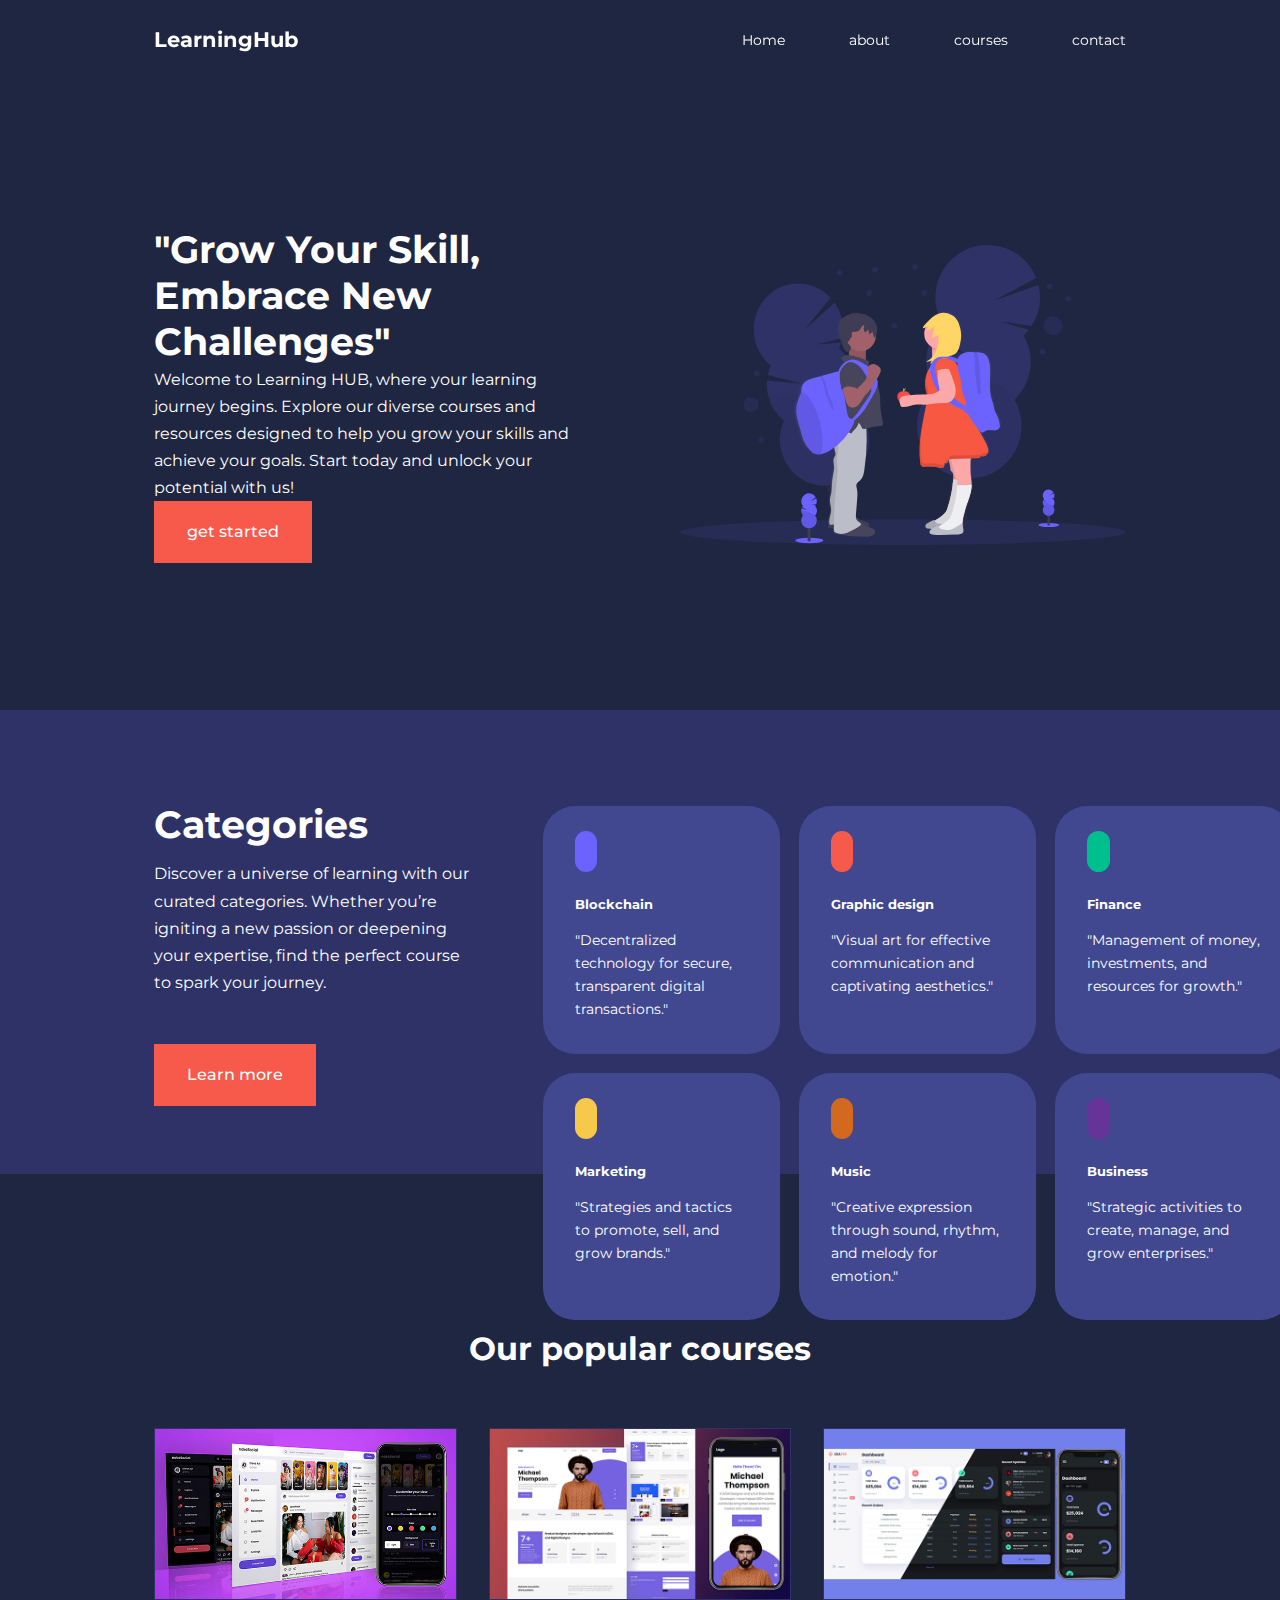
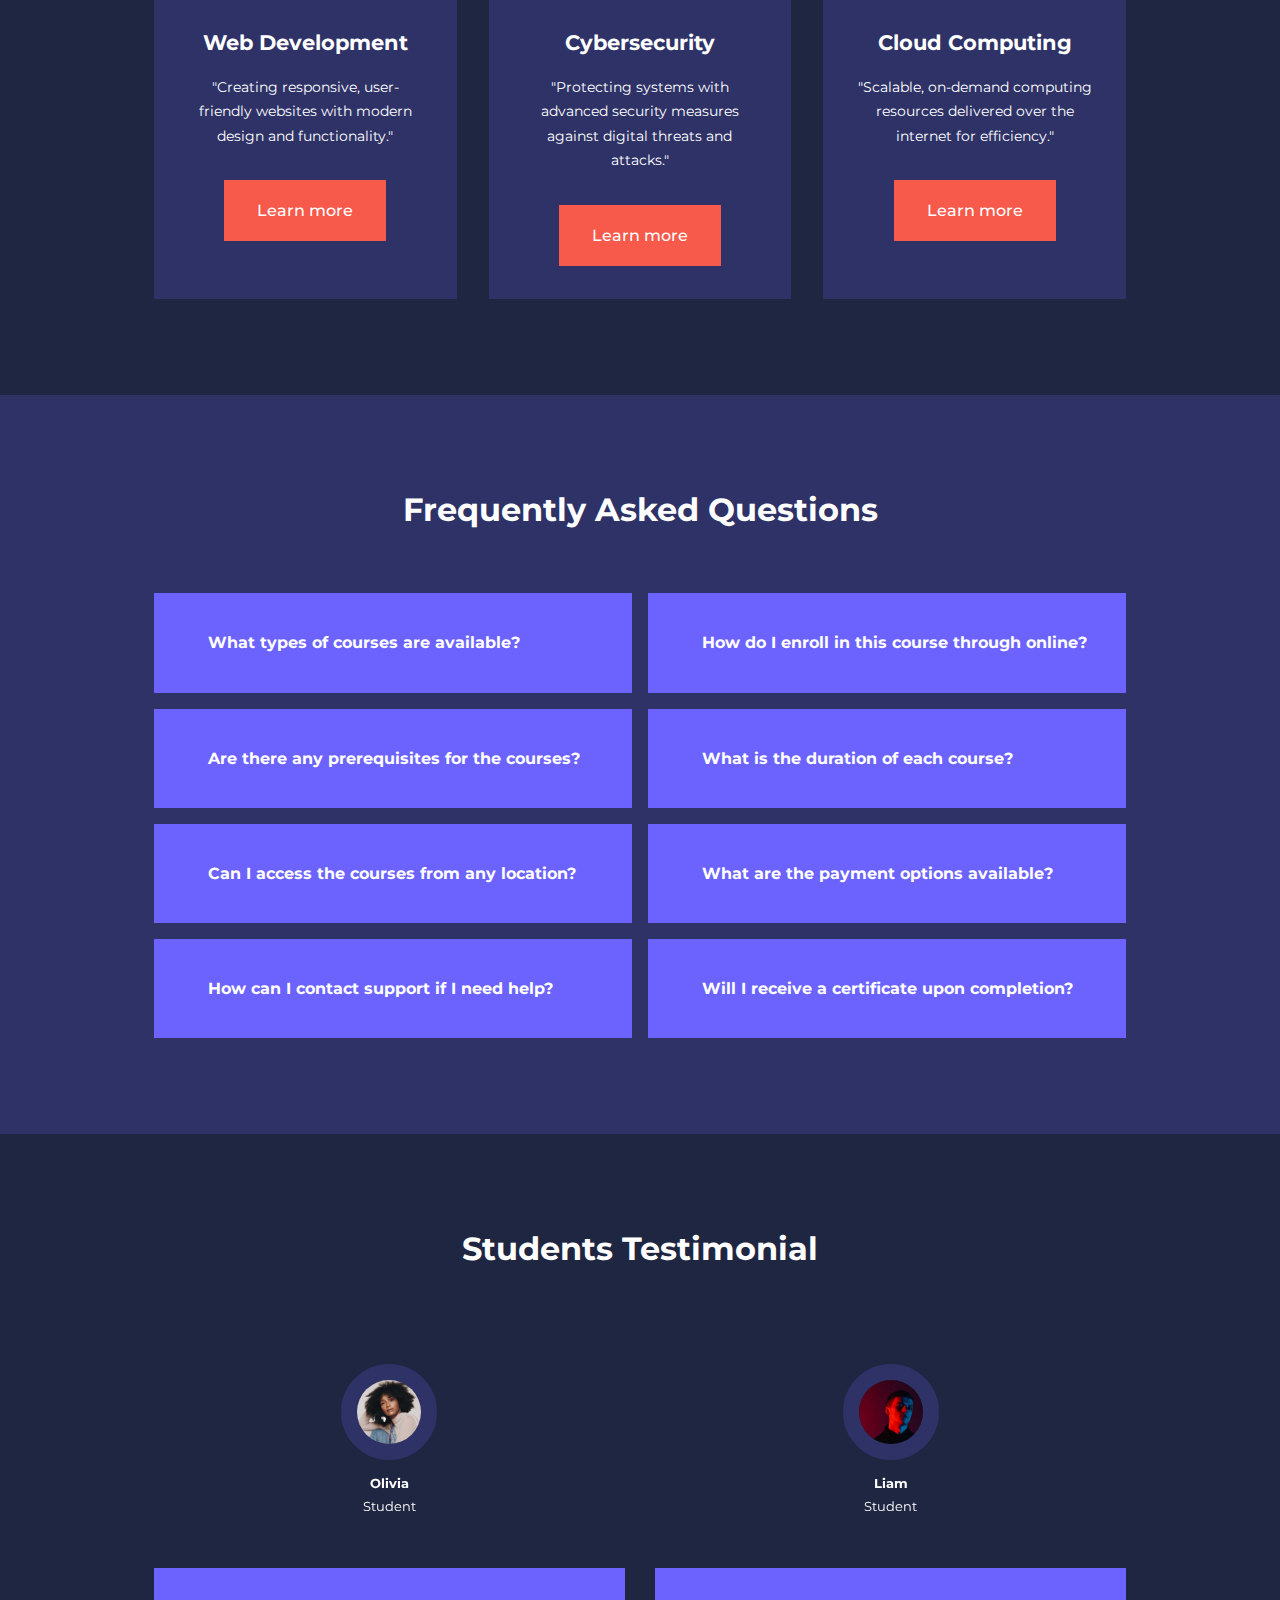
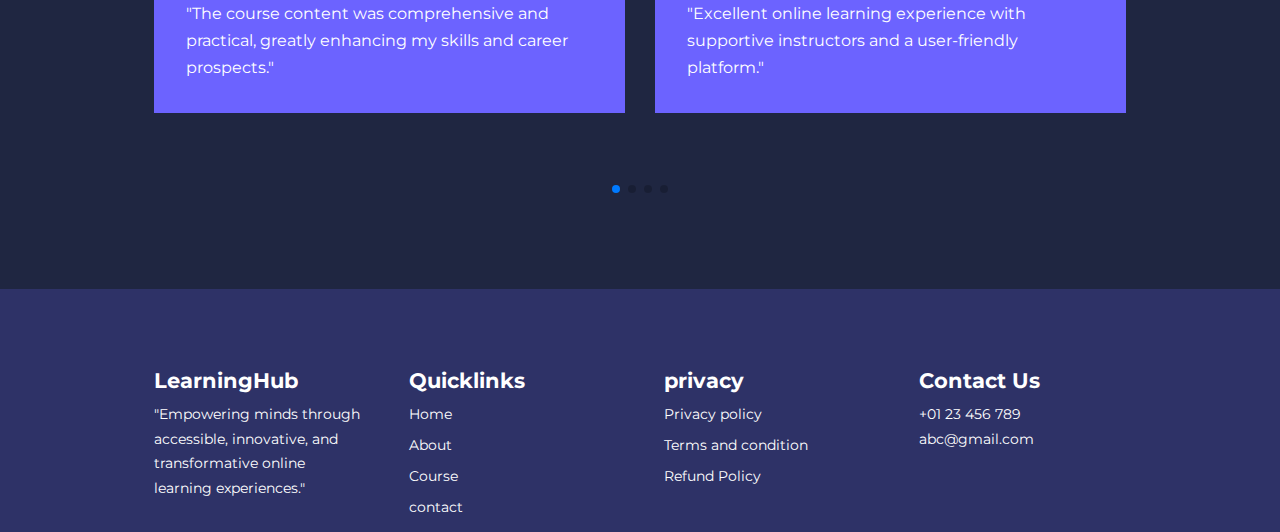
<file: index.html>
<!DOCTYPE html>
<html lang="en">
<head>
    <meta charset="UTF-8">
    <meta name="viewport" content="width=device-width, initial-scale=1.0">
    <title>LearningHub</title>
   
    <link rel="stylesheet" href="https://unicons.iconscout.com/release/v2.1.6/css/unicons.css">

    <link rel="preconnect" href="https://fonts.googleapis.com">
<link rel="preconnect" href="https://fonts.gstatic.com" crossorigin>
<link href="https://fonts.googleapis.com/css2?family=Montserrat:wght@300,400,500,600,700,800,900&display=swap" rel="stylesheet">

    <link rel="stylesheet" href="style.css">
    <link rel="stylesheet" href="about.css">
    

    <link rel="stylesheet"href="https://cdn.jsdelivr.net/npm/swiper@11/swiper-bundle.min.css"/>

</head>
<body>
    <nav>
        <div class="container nav__container">
            <a href ="index.html"><h4>LearningHub</h4></a>
            <ul class="nav__menu">
                <li><a href="index.html">Home</a></li>
                <li><a href="about.html">about</a></li>
                <li><a href="courses.html">courses</a></li>
                <li><a href="contact.html">contact</a></li>
            </ul>
            <button id="open-menu-btn"><i class="uil uil-bars"></i></button>
            <button id="close-menu-btn"><i class="uil uil-multiply"></i></button>
        </div>
    </nav>

<header>
    <div class="container header__container">
        <div class="header__left">
            <h1>"Grow Your Skill, Embrace New Challenges"</h1>
            <p>Welcome to Learning HUB, where your learning journey begins. Explore our diverse courses and resources designed to help you grow your skills and achieve your goals. Start today and unlock your potential with us!</p>
            <a href="courses.html" class="btn btn-primary">get started</a>
        </div>
<div class="header__right">
    <div class="header__right-image">
        <img src="img/header.svg.svg">
    </div>
</div>
    </div>
</header>



<section class="categories">
    <div class="container categories__container">
        <div class="categories__left">
            <h1>Categories</h1>
            <P>Discover a universe of learning with our curated categories. Whether you’re igniting a new passion or deepening your expertise, find the perfect course to spark your journey.</P>
            <a href="#" class="btn btn-primary">Learn more</a>

        </div>
        <div class="categories__right">
            <article class="category">
                <span class="category__icon"><i class="uil uil-bitcoin-circle"></i></span>
                <h5>Blockchain</h5>
                <p>"Decentralized technology for secure, transparent digital transactions."</p>  
            </article>
            <article class="category">
                <span class="category__icon"><i class="uil uil-palette"></i></span>
                <h5>Graphic design</h5>
                <p>"Visual art for effective communication and captivating aesthetics."</p>  
            </article>
            <article class="category">
                <span class="category__icon"><i class="uil uil-usd-circle"></i></span>
                <h5>Finance</h5>
                <p> "Management of money, investments, and resources for growth."</p>  
            </article>
            <article class="category">
                <span class="category__icon"><i class="uil uil-megaphone"></i></span>
                <h5>Marketing</h5>
                <p>"Strategies and tactics to promote, sell, and grow brands."</p>  
            </article>
            <article class="category">
                <span class="category__icon"><i class="uil uil-music"></i></span>
                <h5>Music</h5>
                <p>"Creative expression through sound, rhythm, and melody for emotion."</p>  
            </article>
            <article class="category">
                <span class="category__icon"><i class="uil uil-puzzle-piece"></i></span>
                <h5>Business</h5>
                <p> "Strategic activities to create, manage, and grow enterprises."</p>  
            </article>
        </div>
    </div>
</section>




<section class="courses">
    <h2 id="heading">Our popular courses</h2>
    <div class="container courses__container">
      
        <article class="course">
            <div class="course__image">
                <img src="img/course1.jpg">
            </div>
            <div class="course__info">
                <h4>Web Development</h4>
                <p>"Creating responsive, user-friendly websites with modern design and functionality."</p>
            <a href="course.html" class="btn btn-primary">Learn more</a>
            </div>
          
        </article>

        
        <article class="course">
            <div class="course__image">
                <img src="img/course2.jpg">
            </div>
            <div class="course__info">
                <h4>Cybersecurity</h4>
            <p>"Protecting systems with advanced security measures against digital threats and attacks."</p>
            <a href="course.html" class="btn btn-primary">Learn more</a>
            </div>
        </article>

        
        <article class="course">
            <div class="course__image">
                <img src="img/course3.jpg">
            </div>
           <div class="course__info">
            <h4>Cloud Computing</h4>
            <p>"Scalable, on-demand computing resources delivered over the internet for efficiency."</p>
            <a href="course.html" class="btn btn-primary">Learn more</a>
           </div>
        </article>
    </div>
</section>




<section class="faqs">
    <h2>Frequently Asked Questions</h2>
    <div class="container faqs__container">

        <article class="faq">
            <div class="faq__icon"><i class="uil uil-plus"></i></div>
            <div class="question__answer">
                <h4>What types of courses are available?</h4>
<p>"We offer online, workshops, certifications, and degree programs in various fields."
</p>
            </div>
        </article>

        <article class="faq">
            <div class="faq__icon"><i class="uil uil-plus"></i></div>
            <div class="question__answer">
                <h4>How do I enroll in this course through online?
                </h4>
<p>
    "Select a course, create an account, and follow the enrollment instructions."
</p>
            </div>
        </article>

        <article class="faq">
            <div class="faq__icon"><i class="uil uil-plus"></i></div>
            <div class="question__answer">
                <h4>Are there any prerequisites for the courses?</h4>
<p>
    "Prerequisites vary; check the course description for specific requirements."
</p>
            </div>
        </article>

        <article class="faq">
            <div class="faq__icon"><i class="uil uil-plus"></i></div>
            <div class="question__answer">
                <h4>What is the duration of each course?</h4>
<p>
    "Course duration varies from weeks to months; details are provided."
            </div>
        </article>

        <article class="faq">
            <div class="faq__icon"><i class="uil uil-plus"></i></div>
            <div class="question__answer">
                <h4>Can I access the courses from any location?</h4>
<p>
    "Yes, access courses globally with an internet connection at your convenience."
</p>
            </div>
        </article>

        <article class="faq">
            <div class="faq__icon"><i class="uil uil-plus"></i></div>
            <div class="question__answer">
                <h4>What are the payment options available?</h4>
<p>
    "We accept credit cards, PayPal, and sometimes bank transfers securely."
</p>
            </div>
        </article>

        <article class="faq">
            <div class="faq__icon"><i class="uil uil-plus"></i></div>
            <div class="question__answer">
                <h4>How can I contact support if I need help?</h4>
<p>
    "Contact support via email, phone, or live chat on our website."
</p>
            </div>
        </article>

        <article class="faq">
            <div class="faq__icon"><i class="uil uil-plus"></i></div>
            <div class="question__answer">
                <h4>Will I receive a certificate upon completion?

                </h4>
<p>
    "Yes, certificates are provided for many courses upon successful completion."
</p>
            </div>
        </article>

       

      


    </div>
</section>



<section class="container testimonial__container mySwiper">
    <h2>Students Testimonial</h2>
    <div class="swiper-wrapper">
        <article class="testimonial swiper-slide">
            <div class="avatar">
                <img src="img/avatar1.jpg">
            </div>
            <div class="testimonial__info">
                <h5>Olivia</h5>
                <small>Student</small>
            </div>
            <div class="testimonial__body">
                <p>
                    "The course content was comprehensive and practical, greatly enhancing my skills and career prospects."
                </p>
            </div>
        </article>

        <article class="testimonial swiper-slide">
            <div class="avatar">
                <img src="img/avatar2.jpg">
            </div>
            <div class="testimonial__info">
                <h5>Liam</h5>
                <small>Student</small>
            </div>
            <div class="testimonial__body">
                <p>
                    "Excellent online learning experience with supportive instructors and a user-friendly platform."
                </p>
            </div>
        </article>

        <article class="testimonial swiper-slide">
            <div class="avatar">
                <img src="img/avatar3.jpg">
            </div>
            <div class="testimonial__info">
                <h5>Lucas</h5>
                <small>Student</small>
            </div>
            <div class="testimonial__body">
                <p>
                    "Instructors were insightful and approachable. The course made complex subjects understandable and engaging."
                </p>
            </div>
        </article>

        <article class="testimonial swiper-slide">
            <div class="avatar">
                <img src="img/avatar4.jpg">
            </div>
            <div class="testimonial__info">
                <h5>Sophia</h5>
                <small>Student</small>
            </div>
            <div class="testimonial__body">
                <p>
                    "The certification program was well-structured and delivered exceptional value."
                </p>
            </div>
        </article>

        <article class="testimonial swiper-slide">
            <div class="avatar">
                <img src="img/avatar5.jpg">
            </div>
            <div class="testimonial__info">
                <h5>Emma</h5>
                <small>Student</small>
            </div>
            <div class="testimonial__body">
                <p>
                    "I gained valuable knowledge and practical skills. The flexible schedule perfectly fit my busy life."
                </p>
            </div>
        </article>

    </div>
    <div class="swiper-pagination"></div>
</section>



<footer class="footer">
    <div class="container footer__container">
        <div class="footer__1">
            <a href="index.html"class="footer__logo"><h4>LearningHub</h4></a>
            <p>
                "Empowering minds through accessible, innovative, and transformative online learning experiences."
            </p>

        </div>

<div class="footer__2">
    <h4>Quicklinks</h4>
    <ul class="permalinks">
        <li><a href="index.html">Home</a></li>
        <li><a href="about.html">About</a></li>
        <li><a href="course.html">Course</a></li>
        <li><a href="contact.html">contact</a></li>
    </ul>
</div>

<div class="footer__3">
    <h4>privacy</h4>
    <ul class="privacy">
        <li><a href="#">Privacy policy</a></li>
        <li><a href="#">Terms and condition</a></li>
        <li><a href="#">Refund Policy</a></li>
    </ul>
</div>

<div class="footer__4">
    <h4>Contact Us</h4>
    <div>
        <p>+01 23 456 789</p>
    <p>abc@gmail.com</p>
    </div>
    <ul class="footer__socials">
    
        <li>
            <a href="#"><i class="uil uil-facebook-f"></i></a>
        </li>
        <li>
            <a href="#"><i class="uil uil-instagram-alt"></i></a>
        </li>
        <li>
            <a href="#"><i class="uil uil-twitter"></i></a>
        </li>
        <li>
            <a href="#"><i class="uil uil-linkedin-alt"></i></a>
        </li>
    </ul>
</div>


    </div>
</footer>























<script src="https://cdn.jsdelivr.net/npm/swiper@11/swiper-bundle.min.js"></script>
<script src=main.js></script>
<script>
    var swiper = new Swiper(".mySwiper", {
      slidesPerView: 1,
      spaceBetween: 30,
     
      pagination: {
        el: ".swiper-pagination",
        clickable: true,
      },
      breakpoints:{
        600:{
            slidesPerView:2
        }
      }
    });
  </script>
</body>
</html>
</file>
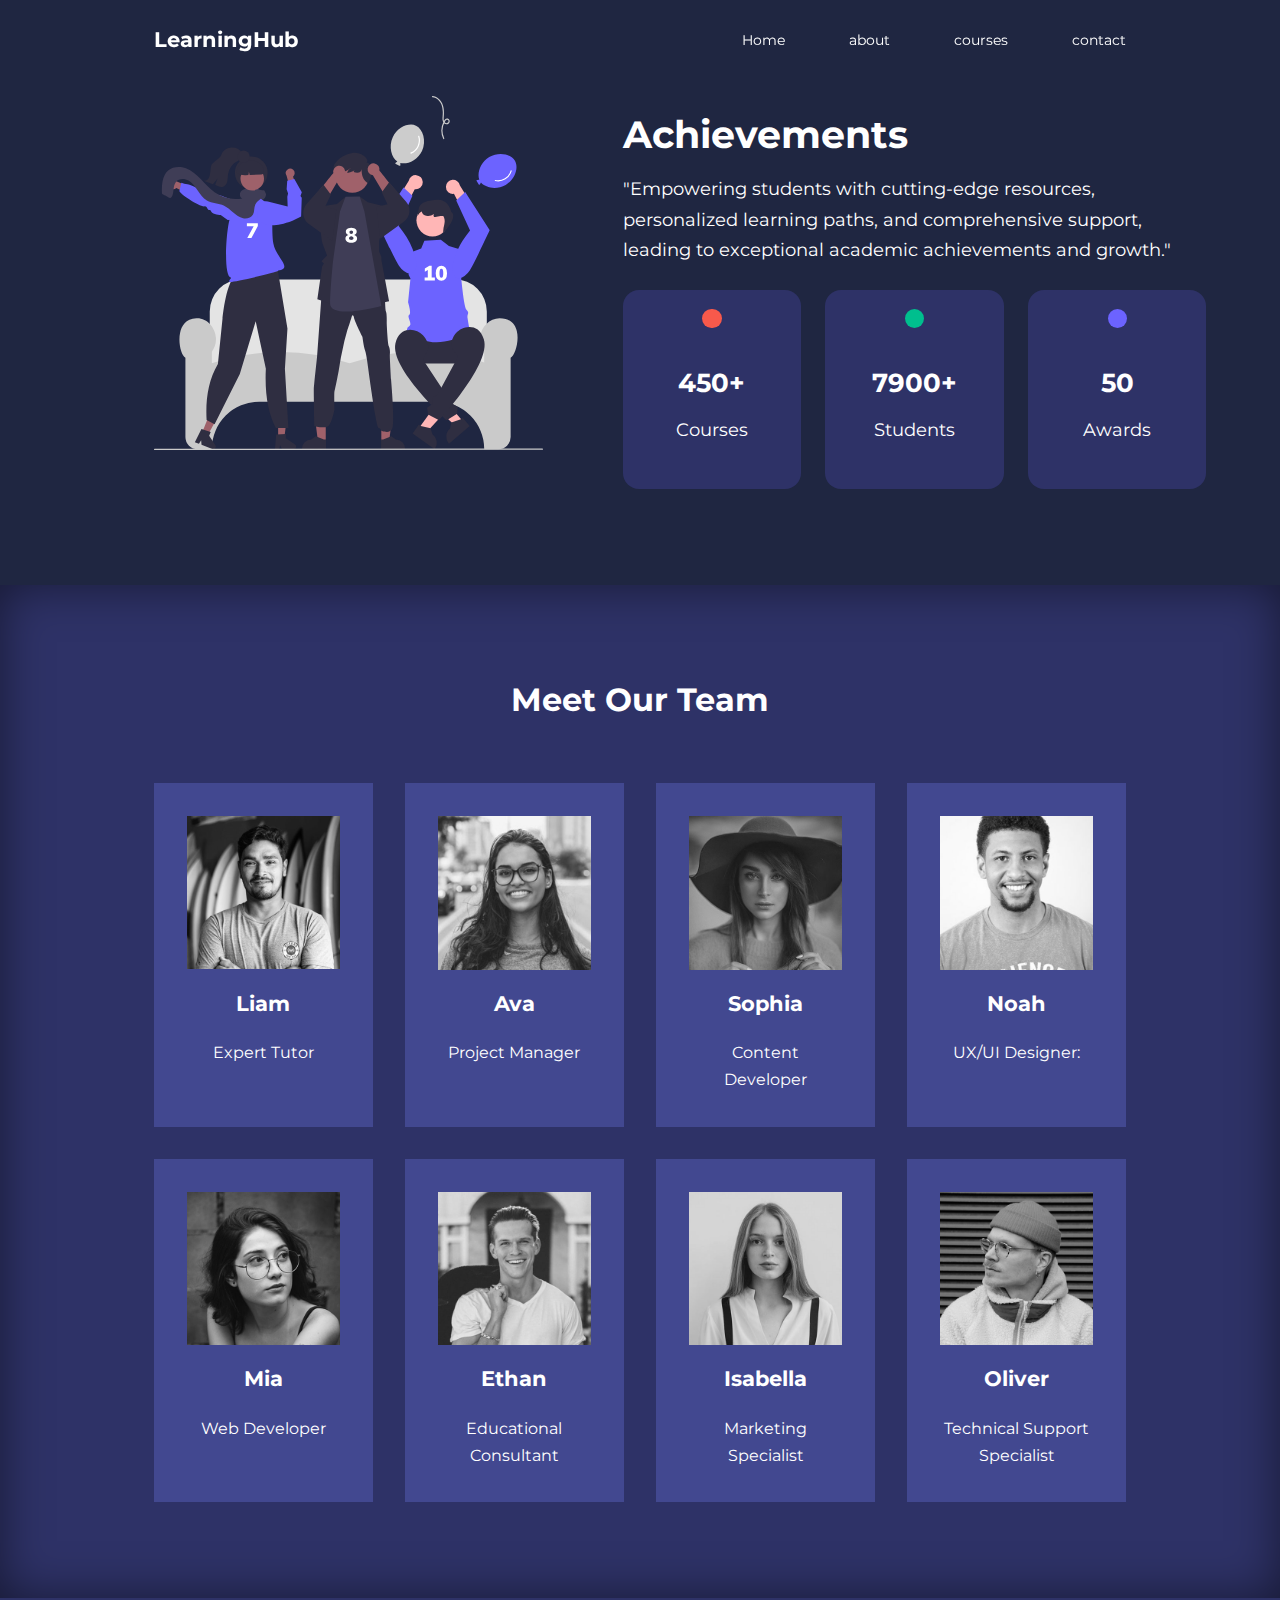
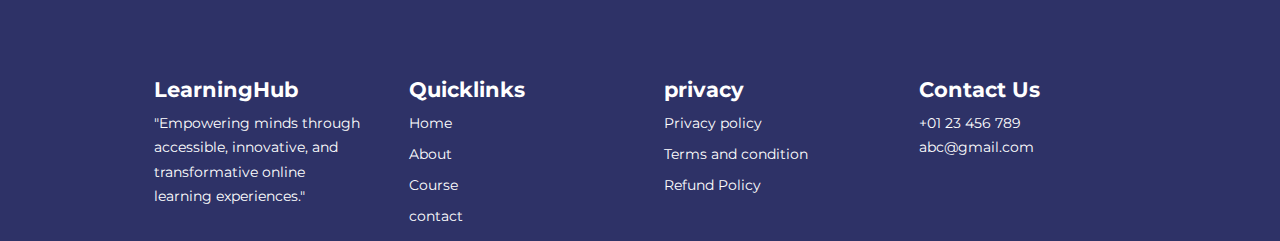
<file: about.html>
<!DOCTYPE html>
<html lang="en">
<head>
    <meta charset="UTF-8">
    <meta name="viewport" content="width=device-width, initial-scale=1.0">
    <title>LearningHub</title>
   
    <link rel="stylesheet" href="https://unicons.iconscout.com/release/v2.1.6/css/unicons.css">

    <link rel="preconnect" href="https://fonts.googleapis.com">
<link rel="preconnect" href="https://fonts.gstatic.com" crossorigin>
<link href="https://fonts.googleapis.com/css2?family=Montserrat:wght@300,400,500,600,700,800,900&display=swap" rel="stylesheet">

<link rel="stylesheet" href="style.css">
    <link rel="stylesheet" href="about.css">
    

</head>
<body>
    <nav>
        <div class="container nav__container">
            <a href ="index.html"><h4>LearningHub</h4></a>
            <ul class="nav__menu">
                <li><a href="index.html">Home</a></li>
                <li><a href="about.html">about</a></li>
                <li><a href="course.html">courses</a></li>
                <li><a href="contact.html">contact</a></li>
            </ul>
            <button id="open-menu-btn"><i class="uil uil-bars"></i></button>
            <button id="close-menu-btn"><i class="uil uil-multiply"></i></button>
        </div>
    </nav>



<section class="achievements">
    <div class=" container about__achievements-container">
        <div class="about__achievements-left">
            <img src="img/about achievements.svg.svg">
        </div>
        <div class="about__achivements-right">
            <h1>Achievements</h1>
            <p>"Empowering students with cutting-edge resources, personalized learning paths, and comprehensive support, leading to exceptional academic achievements and growth."</p>
           <div class="achievements__cards">
            <article class="achievements__card">
                    <span class="achievement__icon">
                        <i class="uil uil-video"></i>
                    </span>
                    <h3>450+</h3>
                    <p>Courses</p>
                </article>
                <article class="achievements__card">
                    <span class="achievement__icon">
                        <i class="uil uil-users-alt"></i>
                    </span>
                    <h3>7900+</h3>
                    <p>Students</p>
                </article>
                <article class="achievements__card">
                    <span class="achievement__icon">
                        <i class="uil uil-trophy"></i>
                    </span>
                    <h3>50</h3>
                    <p>Awards</p>
                </article>
            </div>
        </div>
    </div>
</section>



 <section class="team">
    <h2> Meet Our Team</h2>
    <div class="container team__container">
        
        <article class="team__member">
            <div class="team__container-image">
                <img src="img/tm1.jpg">
            </div>
            <div class="team__member-info">
                <h4>Liam</h4>
                <p> Expert Tutor</p>
            </div>
            <div class="team__member-socials">
                <a href="https://instagram.com" target="blank"><i class="uil uil-instagram"></i></a>
                <a href="https://twitter.com" target="blank"><i class="uil uil-twitter-alt"></i></a>
                <a href="https://linkedin.com" target="blank"><i class="uil uil-linkedin-alt"></i></a>
            </div>
        </article>

        <article class="team__member">
            <div class="team__container-image">
                <img src="img/tm2.jpg">
            </div>
            <div class="team__member-info">
                <h4> Ava</h4>
                <p> Project Manager</p>
            </div>
            <div class="team__member-socials">
                <a href="https://instagram.com" target="blank"><i class="uil uil-instagram"></i></a>
                <a href="https://twitter.com" target="blank"><i class="uil uil-twitter-alt"></i></a>
                <a href="https://linkedin.com" target="blank"><i class="uil uil-linkedin-alt"></i></a>
            </div>
        </article>

        <article class="team__member">
            <div class="team__container-image">
                <img src="img/tm3.jpg">
            </div>
            <div class="team__member-info">
                <h4> Sophia</h4>
                <p> Content Developer</p>
            </div>
            <div class="team__member-socials">
                <a href="https://instagram.com" target="blank"><i class="uil uil-instagram"></i></a>
                <a href="https://twitter.com" target="blank"><i class="uil uil-twitter-alt"></i></a>
                <a href="https://linkedin.com" target="blank"><i class="uil uil-linkedin-alt"></i></a>
            </div>
        </article>

        <article class="team__member">
            <div class="team__container-image">
                <img src="img/tm4.jpg">
            </div>
            <div class="team__member-info">
                <h4> Noah</h4>
                <p> UX/UI Designer:</p>
            </div>
            <div class="team__member-socials">
                <a href="https://instagram.com" target="blank"><i class="uil uil-instagram"></i></a>
                <a href="https://twitter.com" target="blank"><i class="uil uil-twitter-alt"></i></a>
                <a href="https://linkedin.com" target="blank"><i class="uil uil-linkedin-alt"></i></a>
            </div>
        </article>

        <article class="team__member">
            <div class="team__container-image">
                <img src="img/tm5.jpg">
            </div>
            <div class="team__member-info">
                <h4> Mia</h4>
                <p> Web Developer</p>
            </div>
            <div class="team__member-socials">
                <a href="https://instagram.com" target="blank"><i class="uil uil-instagram"></i></a>
                <a href="https://twitter.com" target="blank"><i class="uil uil-twitter-alt"></i></a>
                <a href="https://linkedin.com" target="blank"><i class="uil uil-linkedin-alt"></i></a>
            </div>
        </article>

        <article class="team__member">
            <div class="team__container-image">
                <img src="img/tm6.jpg">
            </div>
            <div class="team__member-info">
                <h4> Ethan</h4>
                <p> Educational Consultant</p>
            </div>
            <div class="team__member-socials">
                <a href="https://instagram.com" target="blank"><i class="uil uil-instagram"></i></a>
                <a href="https://twitter.com" target="blank"><i class="uil uil-twitter-alt"></i></a>
                <a href="https://linkedin.com" target="blank"><i class="uil uil-linkedin-alt"></i></a>
            </div>
        </article>

        <article class="team__member">
            <div class="team__container-image">
                <img src="img/tm7.jpg">
            </div>
            <div class="team__member-info">
                <h4> Isabella</h4>
                <p> Marketing Specialist</p>
            </div>
            <div class="team__member-socials">
                <a href="https://instagram.com" target="blank"><i class="uil uil-instagram"></i></a>
                <a href="https://twitter.com" target="blank"><i class="uil uil-twitter-alt"></i></a>
                <a href="https://linkedin.com" target="blank"><i class="uil uil-linkedin-alt"></i></a>
            </div>
        </article>

        <article class="team__member">
            <div class="team__container-image">
                <img src="img/tm8.jpg">
            </div>
            <div class="team__member-info">
                <h4> Oliver</h4>
                <p> Technical Support Specialist</p>
            </div>
            <div class="team__member-socials">
                <a href="https://instagram.com" target="blank"><i class="uil uil-instagram"></i></a>
                <a href="https://twitter.com" target="blank"><i class="uil uil-twitter-alt"></i></a>
                <a href="https://linkedin.com" target="blank"><i class="uil uil-linkedin-alt"></i></a>
            </div>
        </article>

    </div>
 </section>
















    
<footer class="footer">
    <div class="container footer__container">
        <div class="footer__1">
            <a href="index.html"class="footer__logo"><h4>LearningHub</h4></a>
            <p>
                "Empowering minds through accessible, innovative, and transformative online learning experiences."
            </p>

        </div>

<div class="footer__2">
    <h4>Quicklinks</h4>
    <ul class="permalinks">
        <li><a href="index.html">Home</a></li>
        <li><a href="about.html">About</a></li>
        <li><a href="course.html">Course</a></li>
        <li><a href="contact.html">contact</a></li>
    </ul>
</div>

<div class="footer__3">
    <h4>privacy</h4>
    <ul class="privacy">
        <li><a href="#">Privacy policy</a></li>
        <li><a href="#">Terms and condition</a></li>
        <li><a href="#">Refund Policy</a></li>
    </ul>
</div>

<div class="footer__4">
    <h4>Contact Us</h4>
    <div>
        <p>+01 23 456 789</p>
    <p>abc@gmail.com</p>
    </div>
    <ul class="footer__socials">
    
        <li>
            <a href="#"><i class="uil uil-facebook-f"></i></a>
        </li>
        <li>
            <a href="#"><i class="uil uil-instagram-alt"></i></a>
        </li>
        <li>
            <a href="#"><i class="uil uil-twitter"></i></a>
        </li>
        <li>
            <a href="#"><i class="uil uil-linkedin-alt"></i></a>
        </li>
    </ul>
</div>


    </div>
</footer>

<script src=main.js></script>

</body>
</html>
</file>
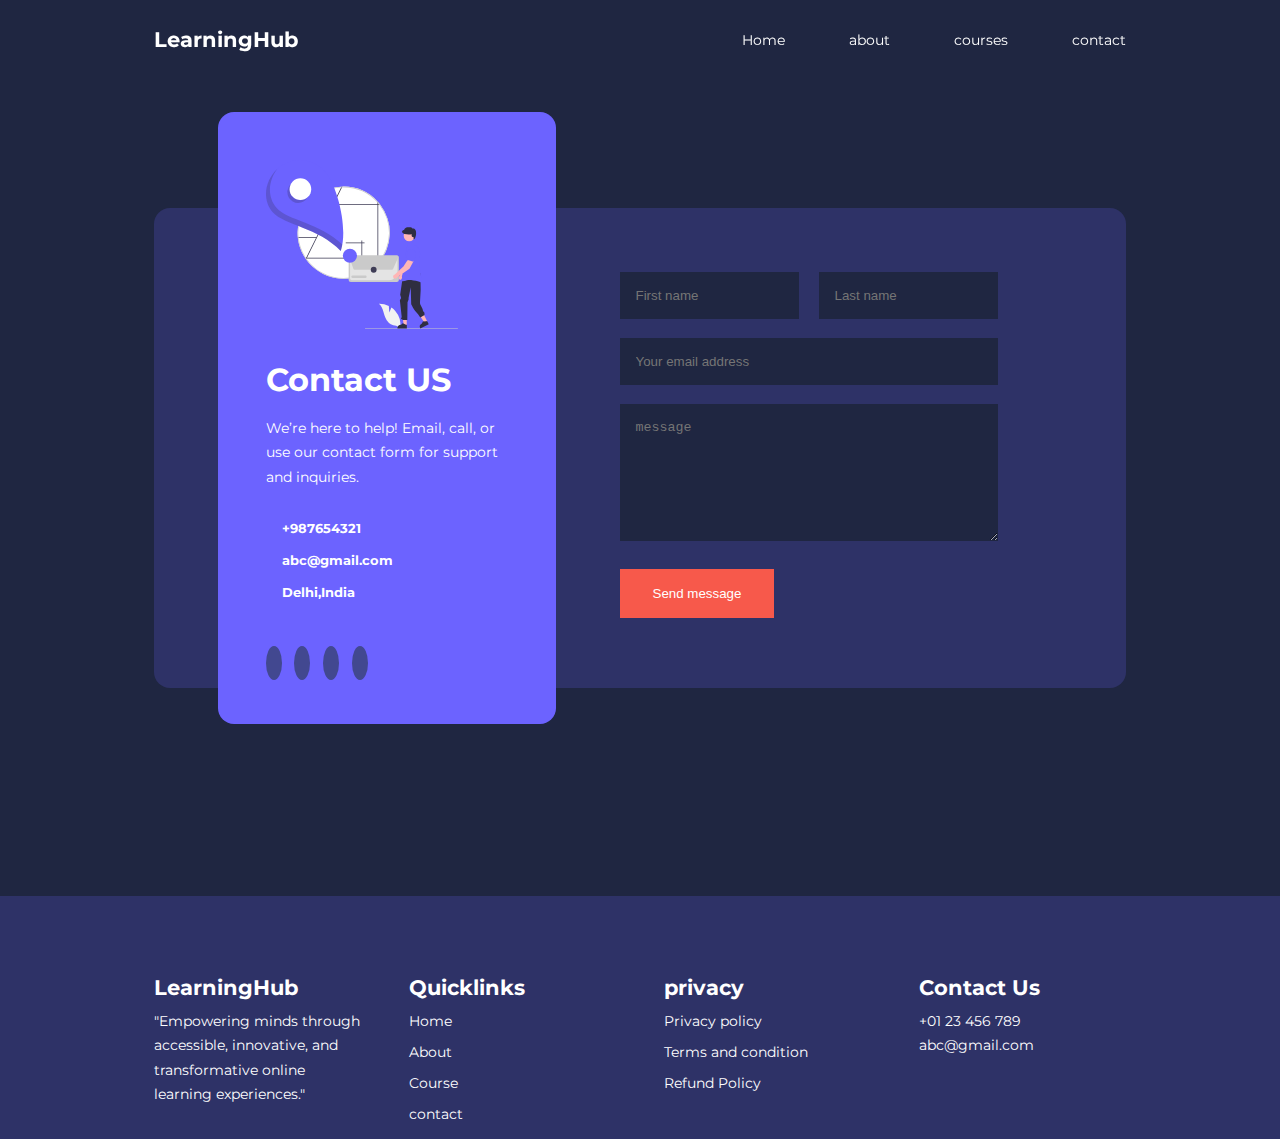
<file: contact.html>
<!DOCTYPE html>
<html lang="en">
<head>
    <meta charset="UTF-8">
    <meta name="viewport" content="width=device-width, initial-scale=1.0">
    <title>Document</title>
   
    <link rel="stylesheet" href="https://unicons.iconscout.com/release/v2.1.6/css/unicons.css">

    <link rel="preconnect" href="https://fonts.googleapis.com">
<link rel="preconnect" href="https://fonts.gstatic.com" crossorigin>
<link href="https://fonts.googleapis.com/css2?family=Montserrat:wght@300,400,500,600,700,800,900&display=swap" rel="stylesheet">

<link rel="stylesheet" href="style.css">
<link rel="stylesheet" href="contact.css">

  
    

</head>
<body>
    <nav>
        <div class="container nav__container">
            <a href ="index.html"><h4>LearningHub</h4></a>
            <ul class="nav__menu">
                <li><a href="index.html">Home</a></li>
                <li><a href="about.html">about</a></li>
                <li><a href="course.html">courses</a></li>
                <li><a href="contact.html">contact</a></li>
            </ul>
            <button id="open-menu-btn"><i class="uil uil-bars"></i></button>
            <button id="close-menu-btn"><i class="uil uil-multiply"></i></button>
        </div>
    </nav>







<section class="contact">
    <div class="container contact__container">

        <aside class="contact__aside">
            <div class="aside__image">
                <img src="img/contact.svg">
            </div>
            <h2> Contact US</h2>
            <p>  
                We’re here to help! Email, call, or use our contact form for support and inquiries.</p>
            <ul class="contact__details">
                <li>
                    <i class="uil uil-phone-times"></i>
                    <h5>+987654321</h5>
                </li>
                <li>
                    <i class="uil uil-envelope"></i>
                    <h5>abc@gmail.com</h5>
                </li>
                <li>
                    <i class="uil uil-location-point"></i>
                    <h5>Delhi,India</h5>
                </li>
            </ul>
            <ul class="contact__socials">
                <li> <a href="https://facebook.com"><i class="uil uil-facebook-f"></i></a></li>
                <li> <a href="https://instagram.com"><i class="uil uil-instagram"></i></a></li>
                <li> <a href="https://twitter.com"><i class="uil uil-twitter"></i></a></li>
                <li> <a href="https://linkedin.com"><i class="uil uil-linkedin-alt"></i></a></li>
            </ul>
        </aside>

       <form action="https://formspree.io/f/myzgdwll"
       method="POST" class="contact__form">
        <div class="form__name">
            <input type="text" name="First name" placeholder="First name" required>
            <input type="text" name="Last name" placeholder="Last name" required>
        </div>
        <input type="email" name="Email address" placeholder="Your email address" required>
        <textarea name="Message"rows="7" placeholder="message" required></textarea>
        <button type="submit" class="btn btn-primary">Send message</button>
       </form>  
    </div>
</section>






















       
<footer class="footer">
    <div class="container footer__container">
        <div class="footer__1">
            <a href="index.html"class="footer__logo"><h4>LearningHub</h4></a>
            <p>"Empowering minds through accessible, innovative, and transformative online learning experiences."
            </p>

        </div>

<div class="footer__2">
    <h4>Quicklinks</h4>
    <ul class="permalinks">
        <li><a href="index.html">Home</a></li>
        <li><a href="about.html">About</a></li>
        <li><a href="course.html">Course</a></li>
        <li><a href="contact.html">contact</a></li>
    </ul>
</div>

<div class="footer__3">
    <h4>privacy</h4>
    <ul class="privacy">
        <li><a href="#">Privacy policy</a></li>
        <li><a href="#">Terms and condition</a></li>
        <li><a href="#">Refund Policy</a></li>
    </ul>
</div>

<div class="footer__4">
    <h4>Contact Us</h4>
    <div>
        <p>+01 23 456 789</p>
    <p>abc@gmail.com</p>
    </div>
    <ul class="footer__socials">
    
        <li>
            <a href="#"><i class="uil uil-facebook-f"></i></a>
        </li>
        <li>
            <a href="#"><i class="uil uil-instagram-alt"></i></a>
        </li>
        <li>
            <a href="#"><i class="uil uil-twitter"></i></a>
        </li>
        <li>
            <a href="#"><i class="uil uil-linkedin-alt"></i></a>
        </li>
    </ul>
</div>


    </div>
</footer>

<script src=main.js></script>

</body>
</html>
</file>
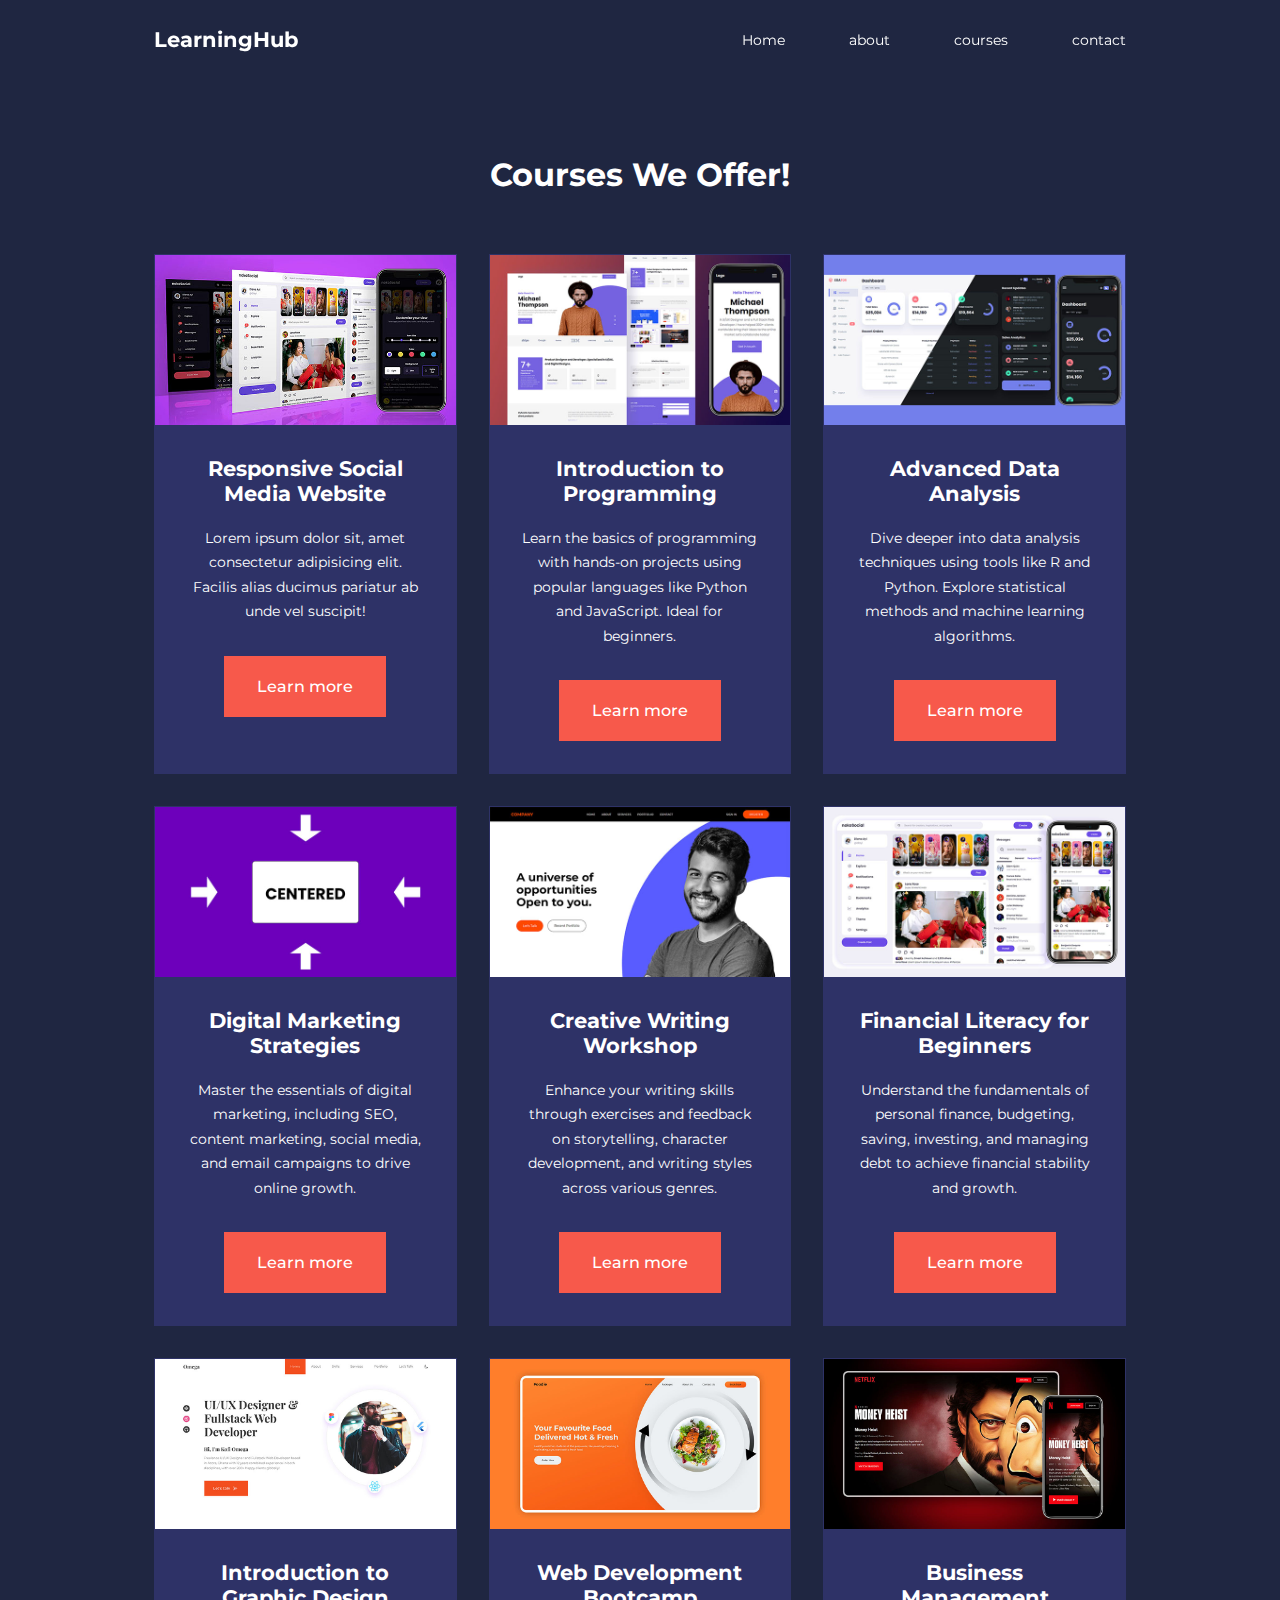
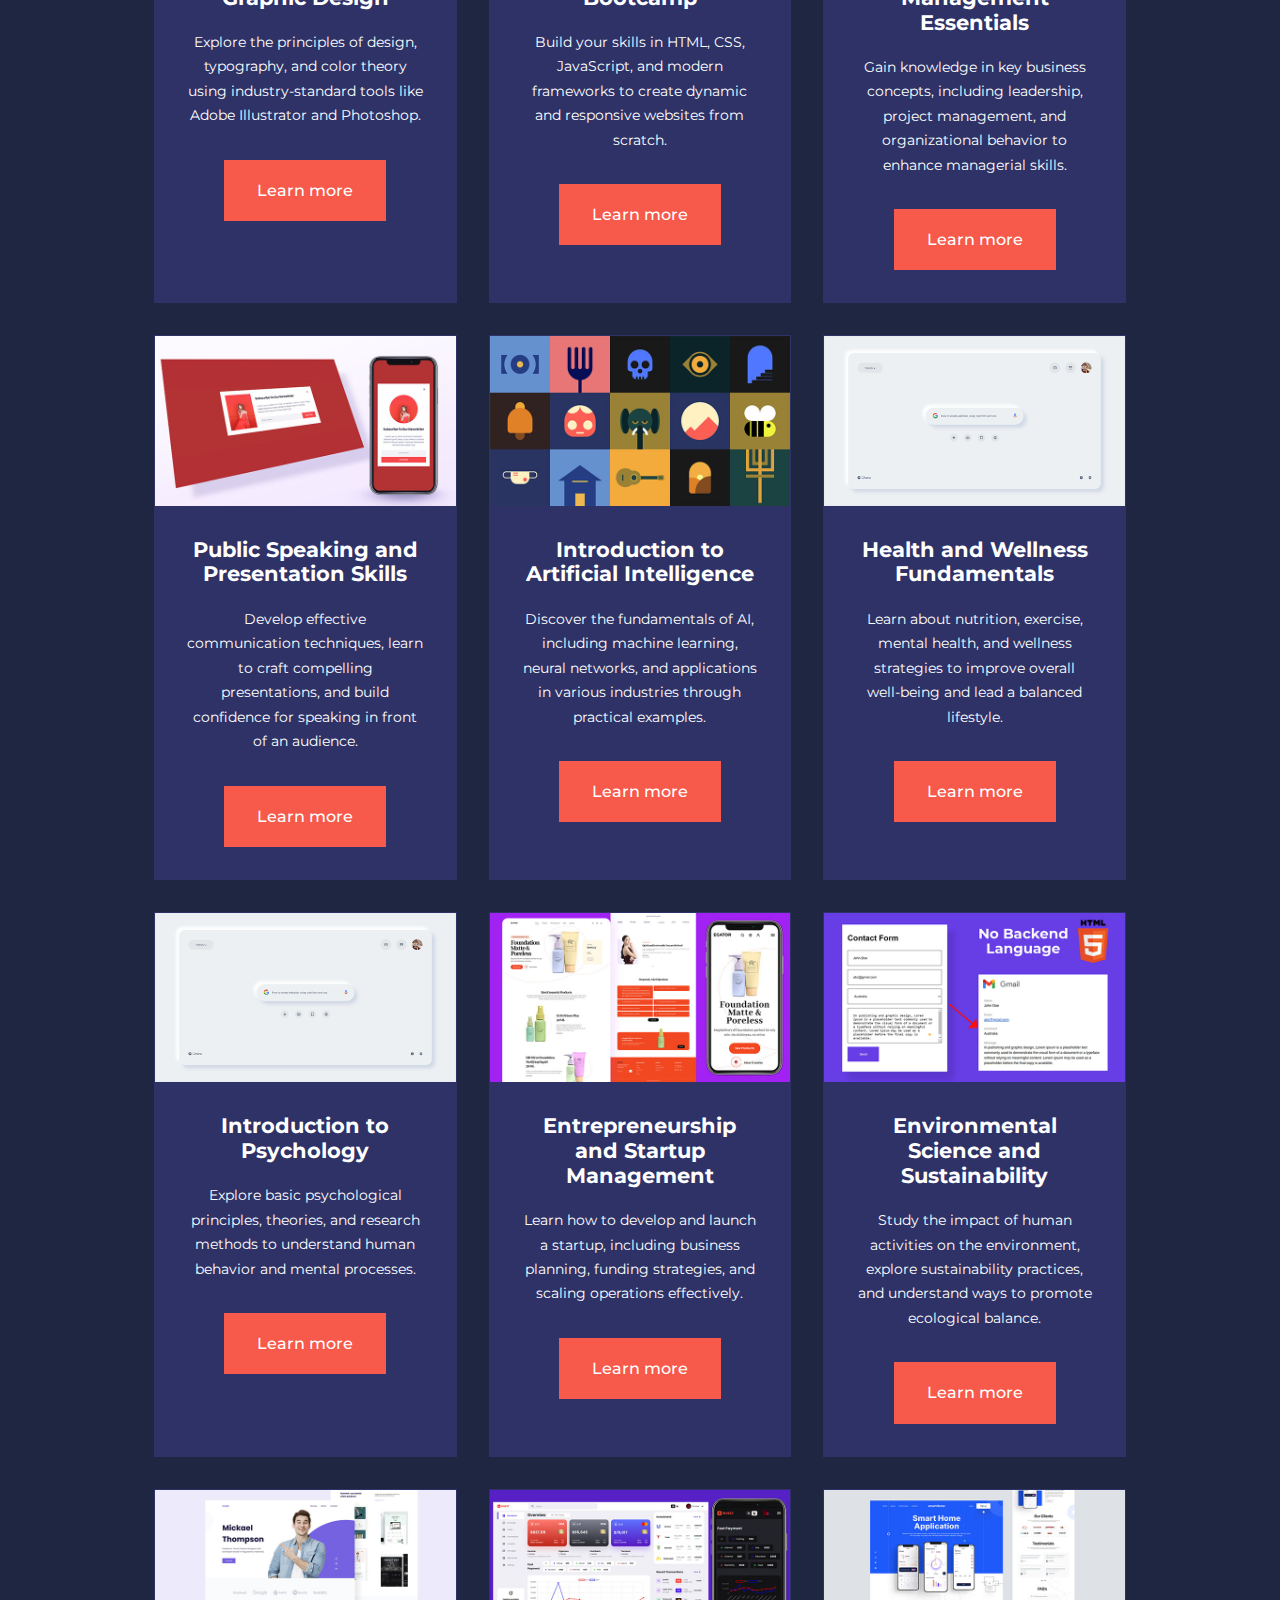
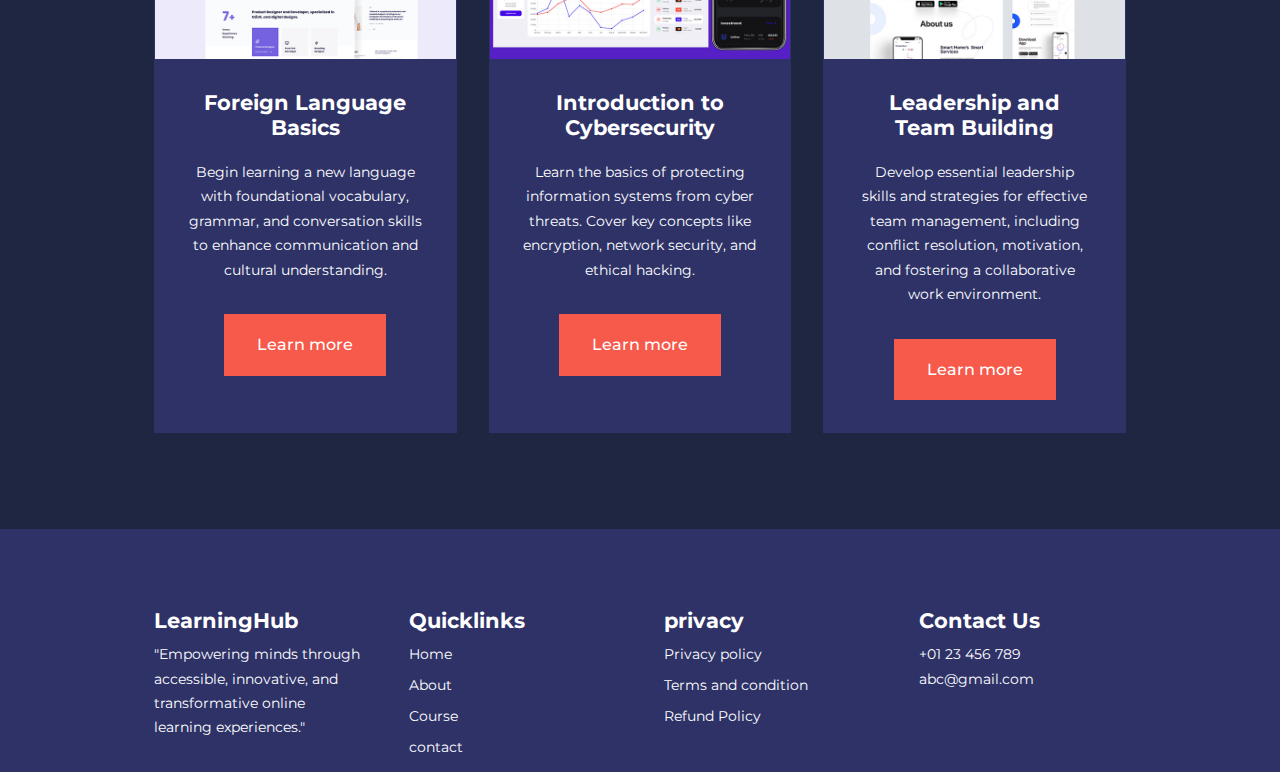
<file: course.html>
<!DOCTYPE html>
<html lang="en">
<head>
    <meta charset="UTF-8">
    <meta name="viewport" content="width=device-width, initial-scale=1.0">
    <title>LearningHub</title>
   
    <link rel="stylesheet" href="https://unicons.iconscout.com/release/v2.1.6/css/unicons.css">

    <link rel="preconnect" href="https://fonts.googleapis.com">
<link rel="preconnect" href="https://fonts.gstatic.com" crossorigin>
<link href="https://fonts.googleapis.com/css2?family=Montserrat:wght@300,400,500,600,700,800,900&display=swap" rel="stylesheet">

<link rel="stylesheet" href="style.css">

  
    

</head>
<body>
    <nav>
        <div class="container nav__container">
            <a href ="index.html"><h4>LearningHub</h4></a>
            <ul class="nav__menu">
                <li><a href="index.html">Home</a></li>
                <li><a href="about.html">about</a></li>
                <li><a href="course.html">courses</a></li>
                <li><a href="contact.html">contact</a></li>
            </ul>
            <button id="open-menu-btn"><i class="uil uil-bars"></i></button>
            <button id="close-menu-btn"><i class="uil uil-multiply"></i></button>
        </div>
    </nav>








    <section class="courses">
        <h2 id="heading">Courses We Offer!</h2>
        <div class="container courses__container">
          
            <article class="course">
                <div class="course__image">
                    <img src="img/course1.jpg">
                </div>
                <div class="course__info">
                    <h4>Responsive Social Media Website</h4>
                    <p>Lorem ipsum dolor sit, amet consectetur adipisicing elit. Facilis alias ducimus pariatur ab unde vel suscipit!</p>
                <a href="course.html" class="btn btn-primary">Learn more</a>
                </div>
              
            </article>
    
            
            <article class="course">
                <div class="course__image">
                    <img src="img/course2.jpg">
                </div>
                <div class="course__info">
                    <h4>Introduction to Programming</h4>
                <p>Learn the basics of programming with hands-on projects using popular languages like Python and JavaScript. Ideal for beginners.</p>
                <a href="course.html" class="btn btn-primary">Learn more</a>
                </div>
            </article>
    
            
            <article class="course">
                <div class="course__image">
                    <img src="img/course3.jpg">
                </div>
               <div class="course__info">
                <h4>Advanced Data Analysis</h4>
                <p>Dive deeper into data analysis techniques using tools like R and Python. Explore statistical methods and machine learning algorithms.</p>
                <a href="course.html" class="btn btn-primary">Learn more</a>
               </div>
            </article>

            
            <article class="course">
                <div class="course__image">
                    <img src="img/course4.jpg">
                </div>
               <div class="course__info">
                <h4>Digital Marketing Strategies</h4>
                <p>Master the essentials of digital marketing, including SEO, content marketing, social media, and email campaigns to drive online growth.</p>
                <a href="course.html" class="btn btn-primary">Learn more</a>
               </div>
            </article>

            
            <article class="course">
                <div class="course__image">
                    <img src="img/course5.jpg">
                </div>
               <div class="course__info">
                <h4>Creative Writing Workshop</h4>
                <p>Enhance your writing skills through exercises and feedback on storytelling, character development, and writing styles across various genres.</p>
                <a href="course.html" class="btn btn-primary">Learn more</a>
               </div>
            </article>

            
            <article class="course">
                <div class="course__image">
                    <img src="img/course6.jpg">
                </div>
               <div class="course__info">
                <h4>Financial Literacy for Beginners</h4>
                <p>Understand the fundamentals of personal finance, budgeting, saving, investing, and managing debt to achieve financial stability and growth.</p>
                <a href="course.html" class="btn btn-primary">Learn more</a>
               </div>
            </article>

            
            <article class="course">
                <div class="course__image">
                    <img src="img/course7.jpg">
                </div>
               <div class="course__info">
                <h4>Introduction to Graphic Design</h4>
                <p>Explore the principles of design, typography, and color theory using industry-standard tools like Adobe Illustrator and Photoshop.</p>
                <a href="course.html" class="btn btn-primary">Learn more</a>
               </div>
            </article>

            
            <article class="course">
                <div class="course__image">
                    <img src="img/course8.jpg">
                </div>
               <div class="course__info">
                <h4>Web Development Bootcamp</h4>
                <p>Build your skills in HTML, CSS, JavaScript, and modern frameworks to create dynamic and responsive websites from scratch.</p>
                <a href="course.html" class="btn btn-primary">Learn more</a>
               </div>
            </article>

            
            <article class="course">
                <div class="course__image">
                    <img src="img/course9.jpg">
                </div>
               <div class="course__info">
                <h4>Business Management Essentials</h4>
                <p>Gain knowledge in key business concepts, including leadership, project management, and organizational behavior to enhance managerial skills.</p>
                <a href="course.html" class="btn btn-primary">Learn more</a>
               </div>
            </article>

            
            <article class="course">
                <div class="course__image">
                    <img src="img/course10.jpg">
                </div>
               <div class="course__info">
                <h4>Public Speaking and Presentation Skills

                </h4>
                <p>Develop effective communication techniques, learn to craft compelling presentations, and build confidence for speaking in front of an audience.</p>
                <a href="course.html" class="btn btn-primary">Learn more</a>
               </div>
            </article>

            
            <article class="course">
                <div class="course__image">
                    <img src="img/course11.jpg">
                </div>
               <div class="course__info">
                <h4>Introduction to Artificial Intelligence</h4>
                <p>Discover the fundamentals of AI, including machine learning, neural networks, and applications in various industries through practical examples.</p>
                <a href="course.html" class="btn btn-primary">Learn more</a>
               </div>
            </article>

            
            <article class="course">
                <div class="course__image">
                    <img src="img/course12.jpg">
                </div>
               <div class="course__info">
                <h4>Health and Wellness Fundamentals</h4>
                <p>Learn about nutrition, exercise, mental health, and wellness strategies to improve overall well-being and lead a balanced lifestyle.</p>
                <a href="course.html" class="btn btn-primary">Learn more</a>
               </div>
            </article>

            
            <article class="course">
                <div class="course__image">
                    <img src="img/course12.jpg">
                </div>
               <div class="course__info">
                <h4>Introduction to Psychology</h4>
                <p>Explore basic psychological principles, theories, and research methods to understand human behavior and mental processes.</p>
                <a href="course.html" class="btn btn-primary">Learn more</a>
               </div>
            </article>

            
            <article class="course">
                <div class="course__image">
                    <img src="img/course13.jpg">
                </div>
               <div class="course__info">
                <h4>Entrepreneurship and Startup Management</h4>
                <p>Learn how to develop and launch a startup, including business planning, funding strategies, and scaling operations effectively.</p>
                <a href="course.html" class="btn btn-primary">Learn more</a>
               </div>
            </article>

            
            <article class="course">
                <div class="course__image">
                    <img src="img/course14.jpg">
                </div>
               <div class="course__info">
                <h4>Environmental Science and Sustainability</h4>
                <p>Study the impact of human activities on the environment, explore sustainability practices, and understand ways to promote ecological balance.</p>
                <a href="course.html" class="btn btn-primary">Learn more</a>
               </div>
            </article>

            
            <article class="course">
                <div class="course__image">
                    <img src="img/course16.jpg">
                </div>
               <div class="course__info">
                <h4>Foreign Language Basics</h4>
                <p>Begin learning a new language with foundational vocabulary, grammar, and conversation skills to enhance communication and cultural understanding.</p>
                <a href="course.html" class="btn btn-primary">Learn more</a>
               </div>
            </article>

            
            <article class="course">
                <div class="course__image">
                    <img src="img/course17.jpg">
                </div>
               <div class="course__info">
                <h4>Introduction to Cybersecurity</h4>
                <p>Learn the basics of protecting information systems from cyber threats. Cover key concepts like encryption, network security, and ethical hacking.</p>
                <a href="course.html" class="btn btn-primary">Learn more</a>
               </div>
            </article>

            
            <article class="course">
                <div class="course__image">
                    <img src="img/course18.jpg">
                </div>
               <div class="course__info">
                <h4>Leadership and Team Building</h4>
                <p>Develop essential leadership skills and strategies for effective team management, including conflict resolution, motivation, and fostering a collaborative work environment.</p>
                <a href="course.html" class="btn btn-primary">Learn more</a>
               </div>
            </article>
        </div>
    </section>
    
    
















    
<footer class="footer">
    <div class="container footer__container">
        <div class="footer__1">
            <a href="index.html"class="footer__logo"><h4>LearningHub</h4></a>
            <p>
                "Empowering minds through accessible, innovative, and transformative online learning experiences."
            </p>

        </div>

<div class="footer__2">
    <h4>Quicklinks</h4>
    <ul class="permalinks">
        <li><a href="index.html">Home</a></li>
        <li><a href="about.html">About</a></li>
        <li><a href="course.html">Course</a></li>
        <li><a href="contact.html">contact</a></li>
    </ul>
</div>

<div class="footer__3">
    <h4>privacy</h4>
    <ul class="privacy">
        <li><a href="#">Privacy policy</a></li>
        <li><a href="#">Terms and condition</a></li>
        <li><a href="#">Refund Policy</a></li>
    </ul>
</div>

<div class="footer__4">
    <h4>Contact Us</h4>
    <div>
        <p>+01 23 456 789</p>
    <p>abc@gmail.com</p>
    </div>
    <ul class="footer__socials">
    
        <li>
            <a href="#"><i class="uil uil-facebook-f"></i></a>
        </li>
        <li>
            <a href="#"><i class="uil uil-instagram-alt"></i></a>
        </li>
        <li>
            <a href="#"><i class="uil uil-twitter"></i></a>
        </li>
        <li>
            <a href="#"><i class="uil uil-linkedin-alt"></i></a>
        </li>
    </ul>
</div>


    </div>
</footer>

<script src=main.js></script>

</body>
</html>
</file>
<file: style.css>
@import url('https://fonts.googleapis.com/css2?family=Montserrat:ital,wght@0,100..900;1,100..900&family=Poppins:ital,wght@0,100;0,200;0,300;0,400;0,500;0,600;0,700;0,800;0,900;1,100;1,200;1,300;1,400;1,500;1,600;1,700;1,800;1,900&display=swap');

*{
    margin: 0;
    padding: 0;
    outline: 0;
    border: 0;
    text-decoration: none;
    list-style: none;
    box-sizing: border-box;

}
:root{
    --color-primary:  #6c63ff;
    --color-success:#00bf8e;
    --color-warning:#f7c94b;
    --color-danger:#f7594b;
    --color-danger-varient:rgba(247,88,66,0,4);
    --color-white:#fff;
    --color-ligt:rgba(255,255,255,0.7);
    --color-black:#000;
    --color-bg:#1f2641;
    --color-bg1:#2e3267;
    --color-bg2:#424890;
    
    --container-width-lg:76%;
    --container-width-md:90%;
    --container-width-sm:94%;
    --transition:all 400ms ease;
}
body{
    font-family: "Montserrat",sans-serif;
    line-height:1.7 ;
    color: var(--color-white);
background: var(--color-bg);
}
.container{
    width: var(--container-width-lg);
    margin: 0 auto;
}
section{
    padding: 6rem 0;
}
section h2{
text-align: center;
margin-bottom: 4rem;
}
h1,h2,h3,h4,h5{
    line-height: 1.2;
}
h1{
    font-size:2.4rem ;
    
}
h2{
    font-size:2rem ;
}
h3{
    font-size:1.6rem ;
}
h4{
    font-size:1.3rem ;
}
a{
    color: var(--color-white);
}
img{
    width: 100%;
    display: block;
    object-fit: cover;
}
.btn{
    display:inline-block;
    background: var(--color-white);
    color: var(--color-black);
    padding: 1rem 2rem;
    border: 1px solid transparent;
    font-weight: 500;
    transition: var(--transition);
}
.btn:hover{
    background: transparent;
    color: var(--color-white);
    border-color: var(--color-white);
}
.btn-primary{
    background: var(--color-danger);
    color: var(--color-white);
}
nav {
    background: transparent;
    width: 100vw;
    height: 5rem;
    position: fixed;
    top: 0;
    z-index: 11;
}

.window-scroll{
    background: var(--color-primary);
    box-shadow: 0 1rem 2rem rgba(0,0,0,0.2);
}
.nav__container{
    height: 100%;
    display: flex;
    justify-content: space-between;
    align-items: center;
}
nav button{
    display: none;
}
.nav__menu{
    display: flex;
    align-items: center;
    gap:4rem;

}
.nav__menu a{
    font-size: 0.9rem;
    transition: var(--transition);
}
.nav__menu a:hover{
    color: var(--color-bg2);
}


header{
position: relative;
top:5rem;
overflow: hidden;
height: 70vh;
margin-bottom: 5rem;

}
.header__container{
    display: grid;
    grid-template-columns: 1fr 1fr;
    align-items: center;
    gap: 5rem;
    height:100% ;
}

.headder__left p {
    margin:6rem 0 2.4rem;
}





.categories{
    background: var(--color-bg1);
    height: 29rem;
}
.categories h1{
    line-height: 1;
    margin-bottom: rem;
   

}
.categories__container{
    display: grid;
    grid-template-columns: 40% 60%;
    /*gap: 4rem;*/
}
.categories__left{
    margin-right:4rem;
}
.categories__left p{
    margin: 1rem 0 3rem;
}

.categories__right{
    display: grid;
    grid-template-columns: repeat(3,1fr);
    width: 750px;
    height: 50px;
    gap:1.2rem;
}
.category{
    background: var(--color-bg2);
    padding: 2rem;
    border-radius:2rem ;
    transition: var(--transition);
}
.category:hover{
    box-shadow:0 3rem 3rem rgba(0,0,0,3);
    z-index: 1;
}
.category__icon{
    background: var(--color-primary);
    padding: 0.7rem;
    border-radius: 0.9rem;
}

.category:nth-child(2) .category__icon{
    background: var(--color-danger);
}
.category:nth-child(3) .category__icon{
    background: var(--color-success);
}

.category:nth-child(4) .category__icon{
    background: var(--color-warning);
}

.category:nth-child(5) .category__icon{
    background: chocolate;
}
.category:nth-child(6) .category__icon{
    background: rebeccapurple;
}

.category h5{
    margin: 2rem 0 1rem;
}
.category p{
    font-size: 0.85rem;
}





.courses__container{
    
    display: grid;
    grid-template-columns: repeat(3,1fr);
    gap: 2rem;
}

.courses h2{
    margin: 35px;
    padding: 25px;
}
.course {
    background: var(--color-bg1);
    
    text-align: center;
    border: 1px solid transparent;
}

.course:hover{
    background: transparent;
    border-color: var(--color-primary);
}
.course__info{
    padding: 2rem;
}
.course__info p{
    margin: 1.2rem 0 2rem;
    font-size: 0.9rem;
}


.faqs{
    background: var(--color-bg1);
    box-shadow: insert 0 0 3rem rgba(0,0,0,0.5);
}
.faqs__container{
    display: grid;
    grid-template-columns: 1fr 1fr;
    gap:1rem;
}
.faq{
    padding: 2rem;
    display: flex;
    align-items: center;
    gap:1.4rem;
    height:fit-content;
    background: var(--color-primary);
    cursor: pointer;
}
.faq h4{
    font-size: 1rem;
    line-height:2.2;

}
.faq__icon{
    align-self:flex-start;
    font-size:1.2rem ;
}
.faq p{
    margin-top: 0.8rem;
    display: none;
}
.faq.open p{
    display: block;
}


.testimonial__container{
    overflow-x: hidden;
    position: relative;
    margin-bottom: 5rem;
}
.testimonial{
    padding-top: 2rem;
}
.avatar{
    width: 6rem;
    height: 6rem;
    border-radius: 50%;
    overflow: hidden;
    margin: 0 auto 1rem;
    border: 1rem solid var(--color-bg1);
}
.testimonial__info{
    text-align: center;
}
.testimonial__body{
    background: var(--color-primary);
    padding: 2rem;
    margin-top: 3rem;
    position: relative;
}
.testimonial__body::before{
    content: "";
    display: block;
    background: linear-gradient(135deg,transparent,var(--color-primary)var(--color-primary));
    width: 3rem;
    height: 3rem;
    position: absolute;
    left: 50%;
    top: -1.5rem; 
    transform: rotate(45deg);
   
}

footer{
    background: var(--color-bg1);
    padding-top: 5rem;
    font-size: 0.9rem;
}
.footer__container{
    display: grid;
    grid-template-columns: repeat(4,1fr);
    gap: 3rem;
}
.footer__container > div h4{
    margin-bottom: 0.5rem;
}
.footer__1 p{
    margin: 0 0 2rem;
}
.footer ul li{
margin-bottom: 0.4rem;
}
.footer ul li a:hover{
    text-decoration: underline;
}
.footer__socials{
    display: flex;
    gap: 0.5rem;
    font-size: 1.2rem;
    margin-top: .5rem;
}



/*

@media (max-width: 1200px) {
    .container {
        width: var(--container-width-md);
    }
}

@media (max-width: 992px) {
    .nav__menu {
        display: none;
        flex-direction: column;
        position: absolute;
        top: 5rem;
        right: 0;
        background: var(--color-bg);
        width: 100%;
        gap: 2rem;
    }

    .nav__menu a {
        font-size: 1rem;
    }

    #open-menu-btn, #close-menu-btn {
        display: inline-block;
    }

    .header__container {
        grid-template-columns: 1fr;
        text-align: center;
    }

    .header__right-image {
        margin: 0 auto;
    }

    .categories__container {
        grid-template-columns: 1fr;
    }

    .categories__right {
        width: 100%;
        display: grid;
        grid-template-columns: 1fr 1fr;
    }

    .courses__container {
        grid-template-columns: 1fr;
    }

    .faqs__container {
        grid-template-columns: 1fr;
    }

    .footer__container {
        grid-template-columns: 1fr;
    }
}

@media (max-width: 768px) {
    .btn {
        padding: 0.8rem 1.5rem;
    }

    .categories__right {
        grid-template-columns: 1fr;
    }

    .course {
        padding: 1rem;
    }

    .footer__container {
        grid-template-columns: 1fr;
    }

    .testimonial__container {
        margin-bottom: 3rem;
    }
}


@media (max-width: 576px) {
    h1 {
        font-size: 1.8rem;
    }

    h2 {
        font-size: 1.5rem;
    }

    h3 {
        font-size: 1.4rem;
    }

    h4 {
        font-size: 1.1rem;
    }

    .nav__menu a {
        font-size: 0.8rem;
    }

    .course__info p {
        font-size: 0.8rem;
    }

    .testimonial__body {
        padding: 1.5rem;
    }

    .footer__container {
        grid-template-columns: 1fr;
    }
  

}*/































/*

@media screen and (max-width:1024){
    .container{
        width:var(--container-width-md)
    }
    h1{
        font-size:1.7rem;
    }
    h2{
        font-size: 1.7rem;
    }
    h3{
        font-size: 1.4rem;
    }
    h4{
        font-size: 1.2rem;
    }


    .nav button {
        display: inline-block;
        background:transparent ;
        font-size: 1.8rem;
        color:var(--color-white);
        cursor: pointer;
    }
    .nav button#close-menu-btn{
        display: none;
    }
    .nav__menu{
        position: fixed;
        top: 5rem;
        right:5%;
        height: fit-content;
        width: 18rem;
        flex-direction: column;
        gap: 0;
        display: none;
    }
    .nav__menu li{
        width: 100%;
        height: 5.8rem;
        animation: animatesNavItems 400s linear forwards;
        transform-origin: top right;
        opacity: 0;
    }
    .nav__menu li:nth-child(2){
        animation-delay: 200ms;
    }

    .nav__menu li:nth-child(3){
        animation-delay: 400ms;
    }
    .nav__menu li:nth-child(4){
        animation-delay: 600ms;
    }
    @keyframes animatesNavItems {
        0%{
            transform: rotateZ(-90deg) rotateX(90deg) scale(0.1);
        }
        100%{
            transform: rotateZ(0) rotateX(0) scale(1);
            opacity: 1;
        }
        
    }
    .nav__menu li a{
        background: var(--color-primary);
        box-shadow: -4rem 6rem 10rem rgba(0,0,0,0.6);
        width: 100%;
        height: 100%;
        display: grid;
        place-items: center;
    }
    .nav__menu li a :hover{
        background: var(--color-bg2);
        color: var(--color-white);
    } 
    

header{
    height: 52vh;
    margin-bottom: 4rem;
}
.header__container{
    gap: 0;
    padding-bottom: 3rem;
}

.categories{
   height: auto; 
}
.categories__container{
    grid-template-columns: 1fr;
    gap: 3rem;
}
.categories__left{
    margin-right: 0;
}
.courses{
    margin-top: 0;
}
.courses__container{
    grid-template-columns: 1fr,1fr;
}
.faqs__container{
    grid-template-columns: 1fr;
}
.faq{
    padding:1.5rem;
}
.footer__container{
    grid-template-columns: 1fr,1fr;
}
}*/
</file>
<file: about.css>
.about__achievements{
    margin-top: 3rem;
}
.about__achievements-container {
    display: grid;
    grid-template-columns: 40% 60%; /* Adjusted to use fraction units */
    gap: 5rem;
}
.about__achievements-container h1{
    margin: 1rem 0 0.5rem;
}
.about__achievements-container p{
    margin: 1rem 0 1.5rem;
    font-size: large;
}
.achievements__cards{
    display: grid;
    grid-template-columns:repeat(3,1fr);
    gap: 1.5rem;
    transition: var(--transition);
}
.achievements__card{
background: var(--color-bg1);
padding: 1.2rem;
border-radius: 1rem;
text-align: center;

}
.achievements__card:hover{
    background: var(--color-bg2);
    box-shadow: 0 3rem 3rem rgba(0,0,0,0.3);
}
.achievement__icon{
    background: var(--color-danger);
    padding: 0.6rem;
    border-radius: 1rem;
    display: inline-block;
    margin-bottom: 2rem;
    font-size: 2rem;
}
.achievements__card:nth-child(2) .achievement__icon{
    background: var(--color-success);
}
.achievements__card:nth-child(3) .achievement__icon{
    background: var(--color-primary);
}
.achievement__icon:hover{
    background: var(--color-warning); 
}
.achievements__card:nth-child(2) .achievement__icon:hover{
    background: var(--color-warning);
}
.achievements__card:nth-child(3) .achievement__icon:hover{
    background: var(--color-warning);
}
.achievements__card p{
    margin-top: 1rem;
}


.team{
    background: var(--color-bg1);
    box-shadow: inset 0 0 3rem rgba(0,0,0,0.5);
}
.team__container{
    display: grid;
    grid-template-columns: repeat(4,1fr);
    gap: 2rem;
}
.team__member{
    background: var(--color-bg2);
    padding: 2rem;
    border:1px solid transparent;
    transition: var(--transition);

}
.team__member:hover{
    background: transparent;
    border-color: var(--color-primary);
}
.team__member img{
    filter: saturate(0);
}
.team__member:hover img{
    filter: saturate(1);
}
.team__member-info *{
    text-align: center;
    margin-top: 1.4rem;
}
.team__member-info p{
    color: var(--color-white);
}

.team__member-socials  {
   gap: 2rem;
   text-align: center;
   
}
.team__member-socials a:hover{
    background: rgb(233, 92, 41);
}
.team__member-info h4:hover{
letter-spacing: .2rem;
}




@media screen and (max-width:1024px){
.about__achievements{
    margin-top: 2rem;
}
.about__achievements-container{
    grid-template-columns: 1fr;
    gap: 4rem;
}
.about__achievements-left{
    width: 80%;
    margin: 0 auto;
}
.team__container{
    grid-template-columns: repeat(2,1fr);
gap: 1.5rem;
}
.team__member{
    padding: 1rem;
}
}

@media screen and (max-width:1024px){
    .achievements__cards{
        grid-template-columns: 3fr ;
        gap: 0.7rem;
    }
    .team__container{
        grid-template-columns: 1fr 1fr;
        gap: 0.7rem;
    }
    .team__member{
        padding: 0.5rem;
    }
.team__member p{
    margin-bottom: 1.5rem;
}
}
</file>
<file: contact.css>
.contact__container{
    background: var(--color-bg1);
    padding: 4rem;
    display: grid;
    grid-template-columns: 40% 60%;
    gap: 4rem;
    height: 30rem;
    margin: 7rem auto;
    border-radius: 1rem;
}
.contact__aside{
    background: var(--color-primary);
    padding: 3rem;
    border-radius: 1rem;
    position: relative;
    bottom: 10rem;
}
.aside__image{
    width: 12rem;
    margin-bottom:2rem ;
}

.contact__aside h2{
    text-align: left;
    margin-bottom: 1rem;
}
.contact__aside p{
    font-size: 0.9rem;
    margin-bottom: 2rem;
}
.contact__details li{
    display: flex;
    gap: 1rem;
    align-items: center;
    margin-bottom: 1rem;
}
.contact__socials{
    display: flex;
    gap: 0.8rem;
    margin-top: 3rem;
}
.contact__socials a{
    background: var(--color-bg2);
    padding: 0.5rem;
    border-radius: 50%;
    font-size: 0.9rem;
    transition: var(--transition);
}
.contact__socials a:hover{
    background: transparent;
}

.contact__form{
    display: flex;
    flex-direction: column;
    gap: 1.2rem;
    margin-right: 8rem;
}


.form__name{
    display: flex;
    gap: 1.2rem;

}


.contact__form input[type="text"]{
    width: 50%;
}
 input,textarea{
    width: 100%;
    gap: 2ren;
    padding: 1rem;
    background: var(--color-bg);
    color: var(--color-white);
}
.contact__form .btn{
    width: max-content;
    margin-top:.5rem;
    cursor: pointer;
}







@media screen and (max-width:1024px){
    .contact{
        padding-bottom:0;
    }
    .contact__container{
        gap:1.5rem;
        margin-top: 3rem;
        height: auto;
        padding: 1.5rem;
    }
    .contact__aside{
        width: auto;
        padding: 1.5rem;
        bottom: 0;
    }
    .contact__form{
        align-self: center;
        margin-right: 1.5rem;
    }
}


@media screen and (max-width:600px){
.contact__container{
    grid-template-columns: 1fr;
    gap: 3rem;
    margin-top:0 ;
    padding: 0;
}
.contact__form{
    margin: 0 1.5rem 3rem;
}
.form__name{
    flex-direction: column;
}
.form__name input[type="text"]{
width:100%;
}
}
</file>
